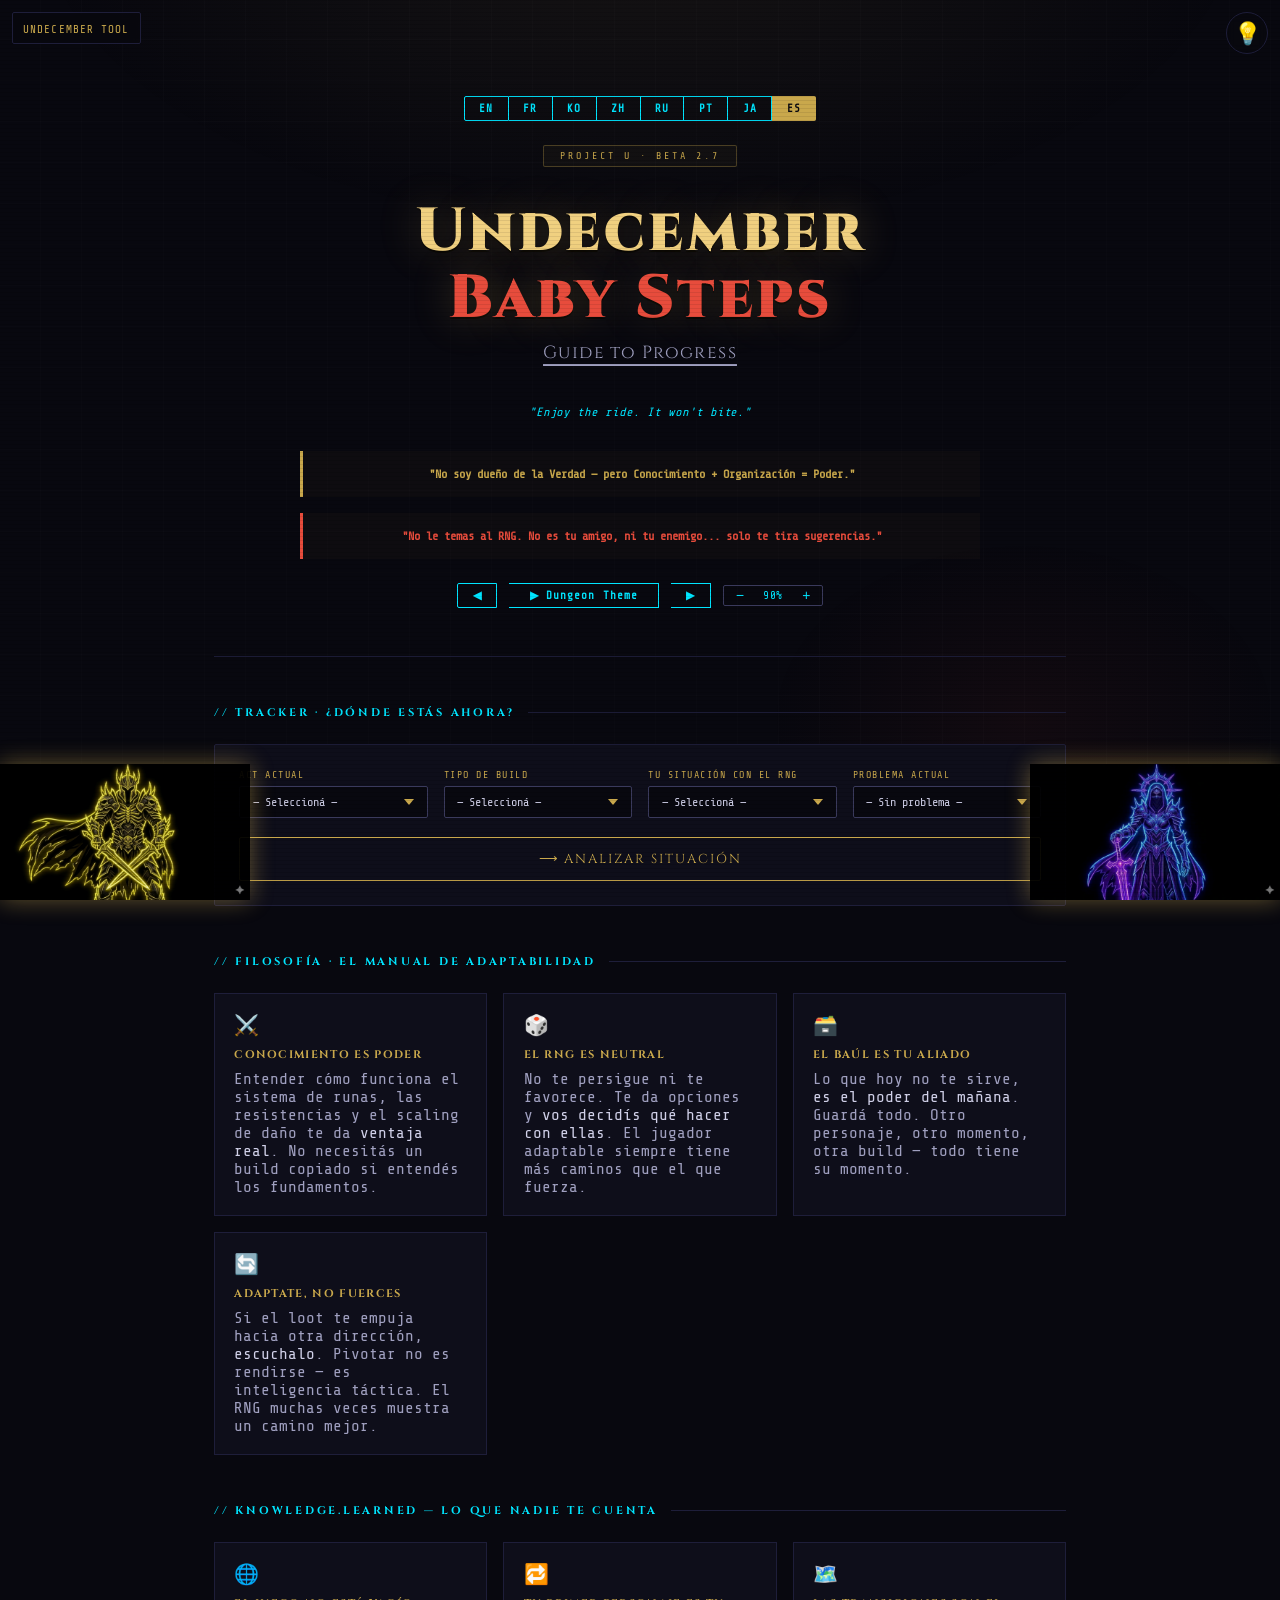
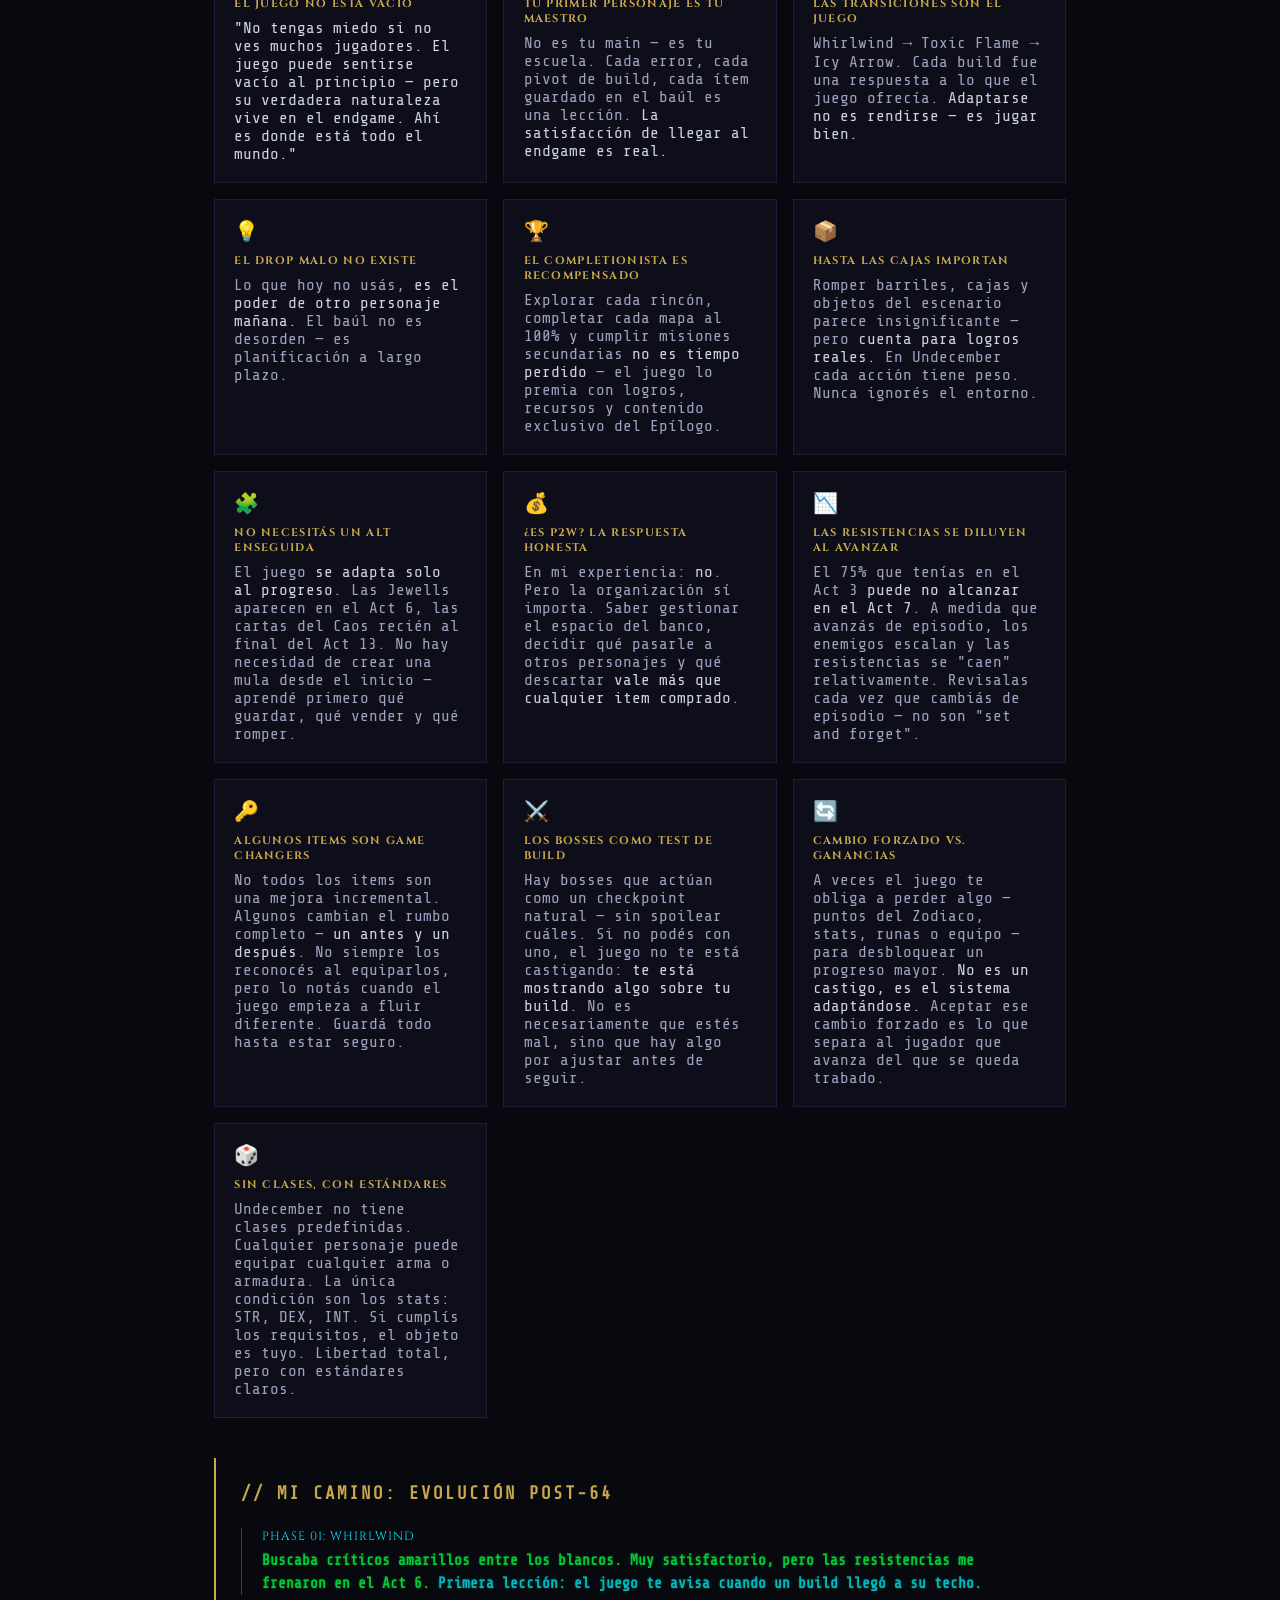
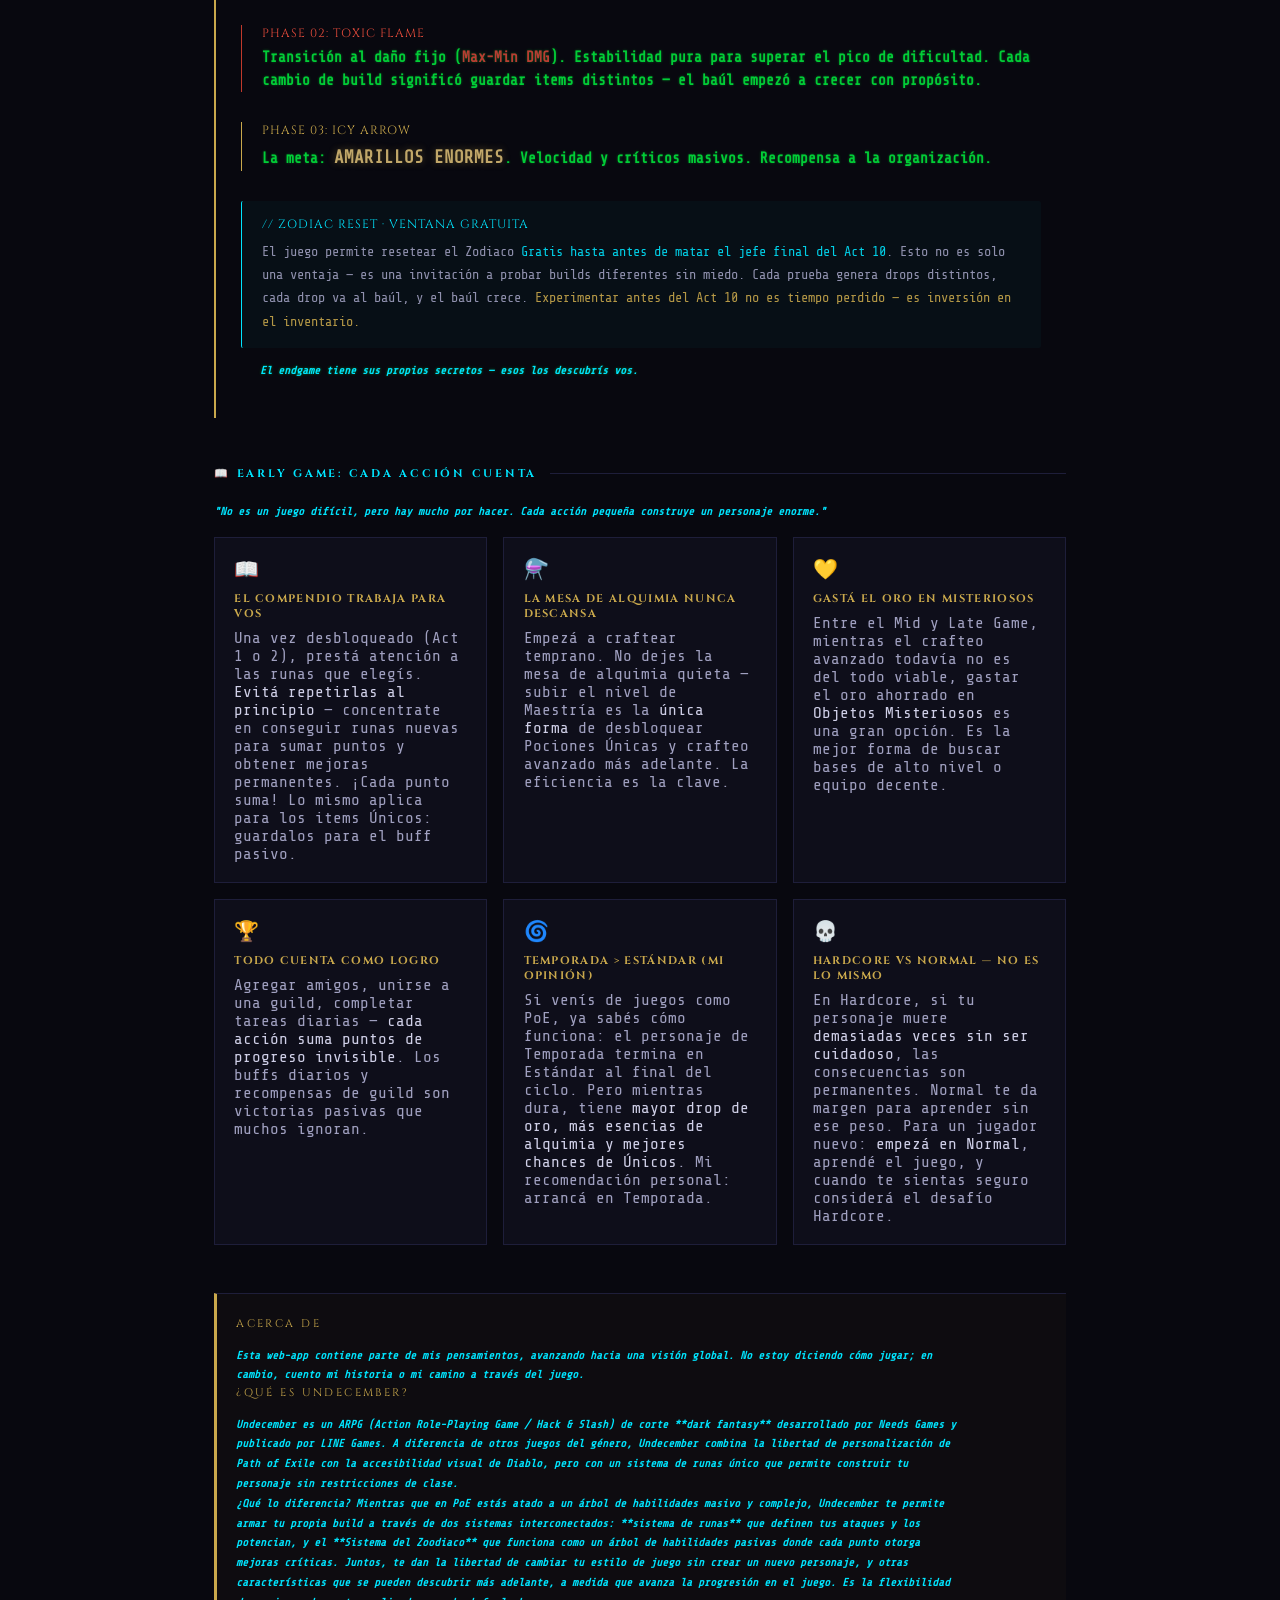
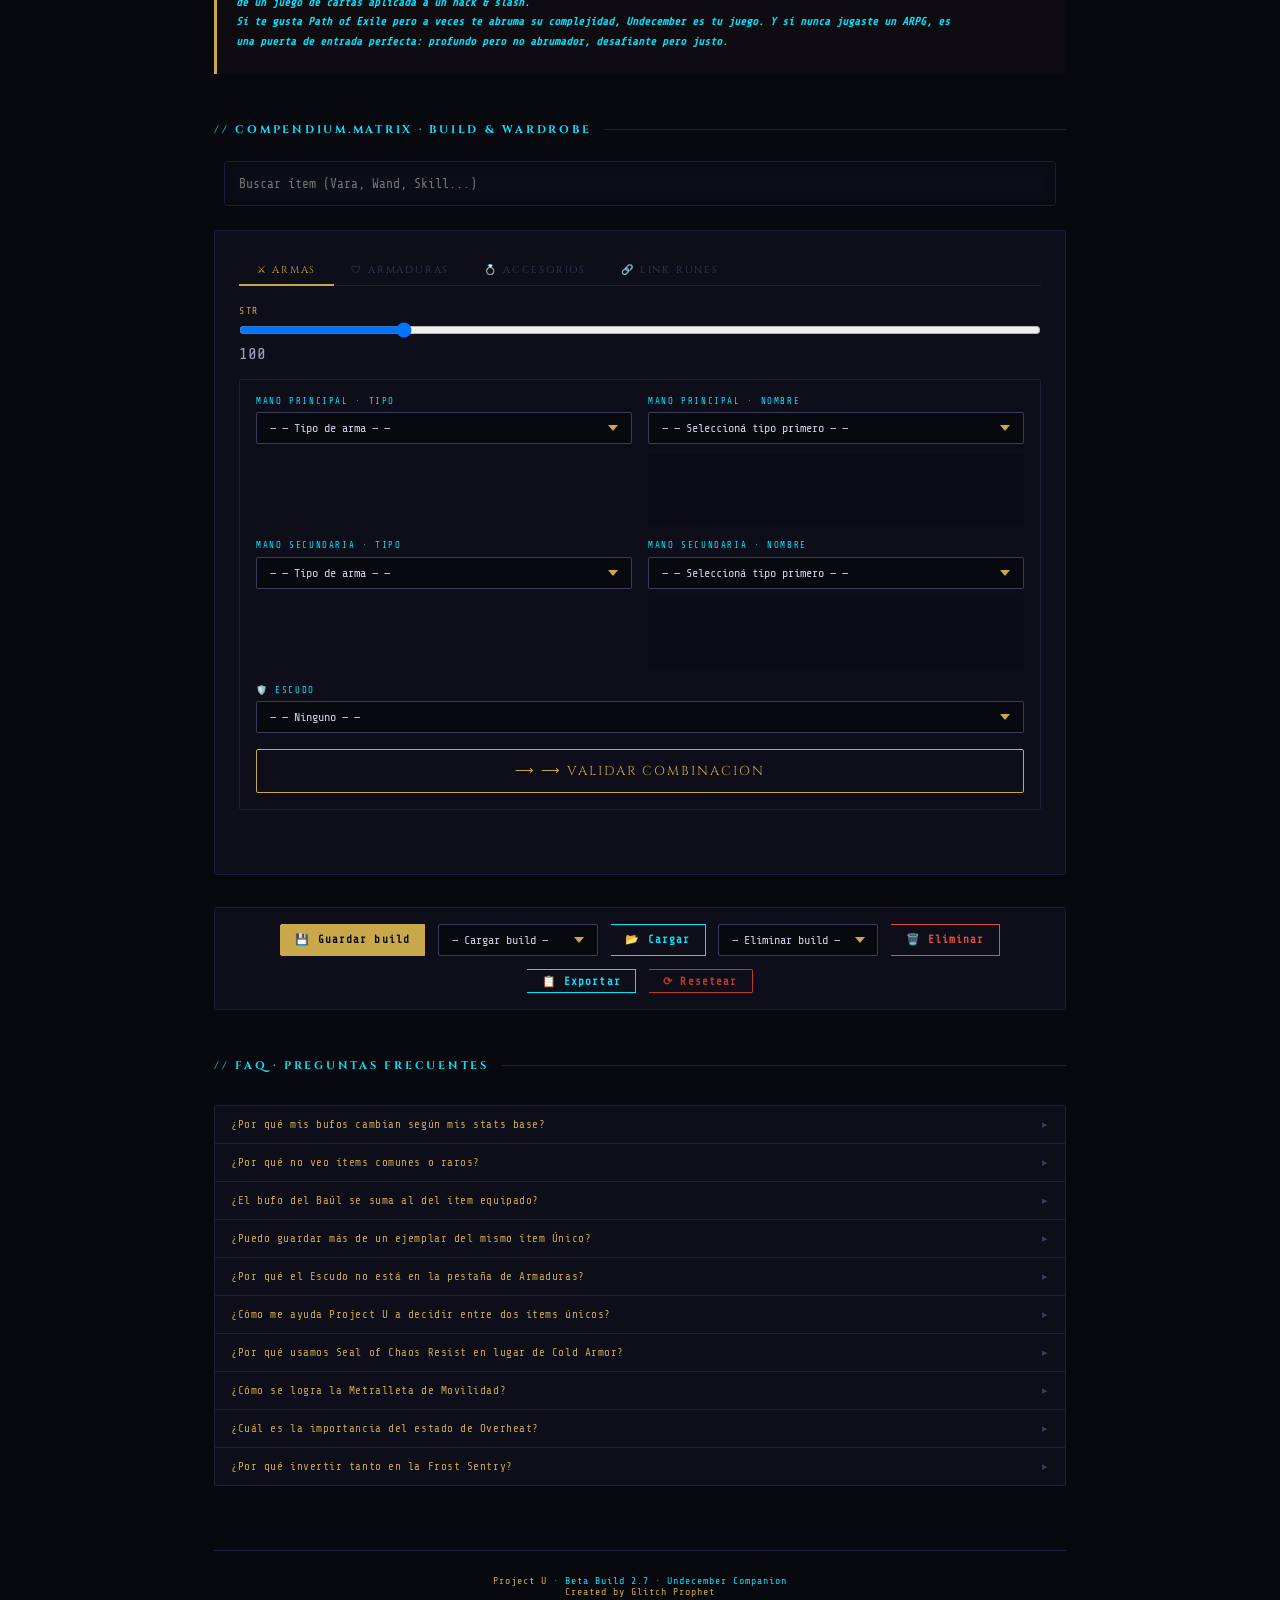
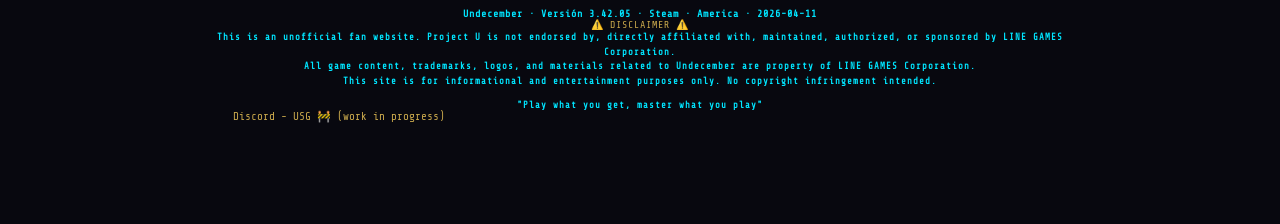
<file: index.html>
<!DOCTYPE html>
<html lang="es">
<head>
<meta charset="UTF-8">
<meta name="viewport" content="width=device-width, initial-scale=1.0">
<title> Project U · Beta 2.7 — Undecember Companion </title>
<link href="https://fonts.googleapis.com/css2?family=Cinzel:wght@400;600;900&family=JetBrains+Mono&family=Noto+Sans+KR:wght@400;500;700&family=Noto+Sans+SC:wght@400;500;700&family=Share+Tech+Mono&display=swap" rel="stylesheet">
<link rel="stylesheet" href="styles.css">
<link href="https://fonts.googleapis.com/css2?family=Noto+Sans+JP:wght@400;500;700&display=swap" rel="stylesheet">
</head>
<body>
  <!-- Floating Neon Warrior Images -->
  <img src="warrior_left.webp" alt="Golden Champion" class="neon-warrior-left">
  <img src="warrior_right.webp" alt="Mystic Warrior" class="neon-warrior-right">

  <!-- Bombilla Theme Toggle -->
  <div class="theme-toggle" id="themeToggle" title="Toggle theme">💡</div>
  <div class="tooltip-bombilla" id="tooltipBombilla">Feeling the web is too dark? Turn the lights ON</div>
  
  <header class="top-brand">
    <a href="#" class="top-brand-link">Undecember Tool</a>
  </header>
<div class="wrap">

  <div class="hero">
<div class="lang-toggle">
  <button type="button" class="lang-btn" data-lang="en">EN</button>
  <button type="button" class="lang-btn" data-lang="fr">FR</button>
  <button type="button" class="lang-btn" data-lang="ko">KO</button>
  <button type="button" class="lang-btn" data-lang="zh">ZH</button>
  <button type="button" class="lang-btn" data-lang="ru">RU</button>
  <button type="button" class="lang-btn" data-lang="pt">PT</button>
  <button type="button" class="lang-btn" data-lang="ja">JA</button>  <!-- ← NUEVO -->
  <button type="button" class="lang-btn active" data-lang="es">ES</button>
    </div>
    <div class="hero-badge">Project U · Beta 2.7</div>
    <h1>Undecember<br><span>Baby Steps</span></h1>
    <div class="hero-sub">Guide to Progress</div>
    
        
    <div style="font-family:'Share Tech Mono',monospace;font-size:12px;color:var(--dim);letter-spacing:.08em;margin-bottom:2rem;font-style:italic">
      "Enjoy the ride. It won't bite."
    </div>
    <div class="frases">
      <div class="frase"><span>"</span><span data-i18n="frase1">I don't own the Truth — but <span>Knowledge + Organization = Power.</span></span><span>"</span></div>
      <div class="frase red"><span>"</span><span data-i18n="frase2">Don't fear the RNG. It's not your friend, nor your enemy... <span>it only throws suggestions.</span></span><span>"</span></div>
    </div>
    <div style="display:flex;justify-content:center;align-items:center;gap:.75rem;margin-top:1.5rem;flex-wrap:wrap;">
      <button type="button" id="prev-track" class="lang-btn" style="min-width:40px;" title="Previous Track">◀</button>
      <button type="button" id="music-btn" class="lang-btn" style="min-width:150px;">▶ PLAY_AMBIENT.sh</button>
      <button type="button" id="next-track" class="lang-btn" style="min-width:40px;" title="Next Track">▶</button>
      <div style="display:flex;align-items:center;gap:.4rem;border:1px solid var(--dim);border-radius:2px;padding:.15rem .4rem;font-family:'Share Tech Mono',monospace;font-size:11px;">
        <button type="button" id="vol-down" style="background:transparent;border:none;color:var(--cyan);cursor:pointer;font-size:14px;padding:0 .3rem;line-height:1;" title="Volume down">−</button>
        <span id="vol-display" style="color:var(--cyan);min-width:36px;text-align:center;letter-spacing:.05em;">30%</span>
        <button type="button" id="vol-up" style="background:transparent;border:none;color:var(--cyan);cursor:pointer;font-size:14px;padding:0 .3rem;line-height:1;" title="Volume up">+</button>
      </div>
    </div>
  </div>

  <div class="section">
    <div class="sec-title" data-i18n="tracker.title">// tracker · ¿dónde estás ahora?</div>
    <div class="tracker-box">
      <div class="tracker-row">
        <div class="tracker-group">
          <label data-i18n="lbl.act">Act actual</label>
          <select class="tracker-select" id="sel-acto">
            <option value="" data-i18n-opt="sel">— Seleccioná —</option>
            <optgroup id="og1" data-i18n-optgroup="og1" label="Episodio 1 — Tutorial (Act 1–5)">
              <option value="1" data-i18n-opt="act.1">Act 1</option><option value="2" data-i18n-opt="act.2">Act 2</option><option value="3" data-i18n-opt="act.3">Act 3</option><option value="4" data-i18n-opt="act.4">Act 4</option><option value="5" data-i18n-opt="act.5">Act 5</option>
            </optgroup>
            <optgroup id="og2" data-i18n-optgroup="og2" label="Episodio 2 — El juego empieza (Act 6–10)">
              <option value="6" data-i18n-opt="act.6">Act 6</option><option value="7" data-i18n-opt="act.7">Act 7</option><option value="8" data-i18n-opt="act.8">Act 8</option><option value="9" data-i18n-opt="act.9">Act 9</option><option value="10" data-i18n-opt="act.10">Act 10</option>
            </optgroup>
            <optgroup id="og3" data-i18n-optgroup="og3" label="Episodio 3 — Endgame (Act 11–13)">
              <option value="11" data-i18n-opt="act.11">Act 11</option><option value="12" data-i18n-opt="act.12">Act 12</option><option value="13" data-i18n-opt="act.13">Act 13</option>
            </optgroup>
            <optgroup id="og4" data-i18n-optgroup="og4" label="Epílogo — Todo desbloqueado">
              <option value="epilogo" data-i18n-opt="epilogo">Epílogo</option>
            </optgroup>
          </select>
        </div>
        <div class="tracker-group">
          <label data-i18n="lbl.build">Tipo de build</label>
          <select class="tracker-select" id="sel-build">
            <option value="" data-i18n-opt="sel">— Seleccioná —</option>
            <option value="fisico" data-i18n-opt="b.fisico">Físico (Guerrero)</option>
            <option value="veneno" data-i18n-opt="b.veneno">Veneno (Poison)</option>
            <option value="elemental" data-i18n-opt="b.elemental">Daño Elemental</option>
            <option value="crit" data-i18n-opt="b.crit">Crítico</option>
            <option value="invocador" data-i18n-opt="b.inv">Invocador</option>
            <option value="nolosé" data-i18n-opt="b.noidea">No sé todavía</option>
          </select>
        </div>
        <div class="tracker-group">
          <label data-i18n="lbl.rng">Tu situación con el RNG</label>
          <select class="tracker-select" id="sel-rng">
            <option value="" data-i18n-opt="sel">— Seleccioná —</option>
            <option value="bien" data-i18n-opt="r.bien">Me está yendo bien</option>
            <option value="mal" data-i18n-opt="r.mal">Me cae lo que no necesito</option>
            <option value="confundido" data-i18n-opt="r.conf">No sé qué hacer con lo que tengo</option>
          </select>
        </div>
        <div class="tracker-group">
          <label data-i18n="lbl.sit">Problema actual</label>
          <select class="tracker-select" id="sel-situacion">
            <option value="" data-i18n-opt="sit.none">— Sin problema —</option>
            <option value="low_dmg" data-i18n-opt="sit.dmg">Bajo daño</option>
            <option value="glass" data-i18n-opt="sit.glass">Muero rápido</option>
            <option value="stuck" data-i18n-opt="sit.stuck">Progreso lento</option>
            <option value="lucky" data-i18n-opt="sit.lucky">Muchos drops buenos</option>
          </select>
        </div>
      </div>
      <button type="button" id="btn-analizar" class="btn-analizar" data-i18n="btn.analyze">⟶ Analizar situación</button>
      <div class="resultado" id="resultado"></div>
    </div>
  </div>

  <div class="section">
    <div class="sec-title" data-i18n="philo.title">// filosofía · el manual de adaptabilidad</div>
    <div class="philo-grid">
      <div class="philo-card"><div class="icon">⚔️</div><h3 data-i18n="p1.h">Conocimiento es poder</h3><p data-i18n="p1.p">Entender cómo funciona el sistema de runas, las resistencias y el scaling de daño te da <em>ventaja real</em>. No necesitás un build copiado si entendés los fundamentos.</p></div>
      <div class="philo-card"><div class="icon">🎲</div><h3 data-i18n="p2.h">El RNG es neutral</h3><p data-i18n="p2.p">No te persigue ni te favorece. Te da opciones y <em>vos decidís qué hacer con ellas</em>. El jugador adaptable siempre tiene más caminos que el que fuerza.</p></div>
      <div class="philo-card"><div class="icon">🗃️</div><h3 data-i18n="p3.h">El Baúl es tu aliado</h3><p data-i18n="p3.p">Lo que hoy no te sirve, <em>es el poder del mañana</em>. Guardá todo. Otro personaje, otro momento, otra build — todo tiene su momento.</p></div>
      <div class="philo-card"><div class="icon">🔄</div><h3 data-i18n="p4.h">Adaptate, no fuerces</h3><p data-i18n="p4.p">Si el loot te empuja hacia otra dirección, <em>escuchalo</em>. Pivotar no es rendirse — es inteligencia táctica. El RNG muchas veces muestra un camino mejor.</p></div>
    </div>
  </div>

  <div class="section">
    <div class="sec-title" data-i18n="kl.title">// knowledge.learned — lo que nadie te cuenta</div>
    <div class="philo-grid">
      <div class="philo-card"><div class="icon">🌐</div><h3 data-i18n="k1.h">El juego no está vacío</h3><p data-i18n="k1.p"><em>"Don't be afraid if you don't see many players around. The game may feel empty at first — but its true nature lives in the endgame. That's where everyone is."</em></p></div>
      <div class="philo-card"><div class="icon">🔁</div><h3 data-i18n="k2.h">Tu primer personaje es tu maestro</h3><p data-i18n="k2.p">No es tu main — es tu escuela. Cada error, cada pivot de build, cada ítem guardado en el baúl es una lección. <em>La satisfacción de llegar al endgame es real.</em></p></div>
      <div class="philo-card"><div class="icon">🗺️</div><h3 data-i18n="k3.h">Las transiciones son el juego</h3><p data-i18n="k3.p">Whirlwind → Toxic Flame → Icy Arrow. Cada build fue una respuesta a lo que el juego ofrecía. <em>Adaptarse no es rendirse — es jugar bien.</em></p></div>
      <div class="philo-card"><div class="icon">💡</div><h3 data-i18n="k4.h">El drop malo no existe</h3><p data-i18n="k4.p">Lo que hoy no usás, <em>es el poder de otro personaje mañana.</em> El baúl no es desorden — es planificación a largo plazo.</p></div>
      <div class="philo-card"><div class="icon">🏆</div><h3 data-i18n="k5.h">El completionista es recompensado</h3><p data-i18n="k5.p">Explorar cada rincón, completar cada mapa al 100% y cumplir misiones secundarias <em>no es tiempo perdido</em> — el juego lo premia con logros, recursos y contenido exclusivo del Epílogo.</p></div>
      <div class="philo-card"><div class="icon">📦</div><h3 data-i18n="k6.h">Hasta las cajas importan</h3><p data-i18n="k6.p">Romper barriles, cajas y objetos del escenario parece insignificante — pero <em>cuenta para logros reales.</em> En Undecember cada acción tiene peso. Nunca ignorés el entorno.</p></div>
      <div class="philo-card"><div class="icon">🧩</div><h3 data-i18n="k7.h">No necesitás un alt enseguida</h3><p data-i18n="k7.p">El juego <em>se adapta solo al progreso</em>. Las Jewells aparecen en el Act 6, las cartas del Caos recién al final del Act 13. No hay necesidad de crear una mula desde el inicio — aprendé primero qué guardar, qué vender y qué romper.</p></div>
      <div class="philo-card"><div class="icon">💰</div><h3 data-i18n="k8.h">¿Es P2W? La respuesta honesta</h3><p data-i18n="k8.p">En mi experiencia: <em>no</em>. Pero la organización sí importa. Saber gestionar el espacio del banco, decidir qué pasarle a otros personajes y qué descartar <em>vale más que cualquier item comprado</em>.</p></div>
      <div class="philo-card"><div class="icon">📉</div><h3 data-i18n="k9.h">Las resistencias se diluyen al avanzar</h3><p data-i18n="k9.p">El 75% que tenías en el Act 3 <em>puede no alcanzar en el Act 7</em>. A medida que avanzás de episodio, los enemigos escalan y las resistencias se "caen" relativamente. Revisalas cada vez que cambiás de episodio — no son "set and forget".</p></div>
      <div class="philo-card"><div class="icon">🔑</div><h3 data-i18n="k10.h">Algunos items son Game Changers</h3><p data-i18n="k10.p">No todos los items son una mejora incremental. Algunos cambian el rumbo completo — <em>un antes y un después</em>. No siempre los reconocés al equiparlos, pero lo notás cuando el juego empieza a fluir diferente. Guardá todo hasta estar seguro.</p></div>
      <div class="philo-card"><div class="icon">⚔️</div><h3 data-i18n="k11.h">Los bosses como test de build</h3><p data-i18n="k11.p">Hay bosses que actúan como un checkpoint natural — sin spoilear cuáles. Si no podés con uno, el juego no te está castigando: <em>te está mostrando algo sobre tu build</em>. No es necesariamente que estés mal, sino que hay algo por ajustar antes de seguir.</p></div>
      <div class="philo-card">
        <div class="icon">🔄</div>
        <h3 data-i18n="k12.h">Cambio forzado vs. Ganancias</h3>
        <p data-i18n="k12.p">A veces el juego te obliga a perder algo — puntos del Zodiaco, stats, runas o equipo — para desbloquear un progreso mayor. <em>No es un castigo, es el sistema adaptándose.</em> Aceptar ese cambio forzado es lo que separa al jugador que avanza del que se queda trabado.</p>
      </div>

      <!-- k13 (nueva) -->
      <div class="philo-card">
        <div class="icon">🎲</div>
        <h3 data-i18n="k13.h">Sin clases, con estándares</h3>
        <p data-i18n="k13.p">Undecember no tiene clases predefinidas. Cualquier personaje puede equipar cualquier arma o armadura. La única condición son los stats: STR, DEX, INT. Si cumplís los requisitos, el objeto es tuyo. Libertad total, pero con estándares claros.</p>
      </div>
    </div>
  </div>
 <section class="card" style="margin-top: 40px; border-left: 2px solid var(--gold); padding: 25px;">
<h2 class="cinzel" style="font-size: 1.1rem; margin-bottom: 25px; color: var(--gold); letter-spacing: 2px;">
  <span data-i18n="path.title">// MI CAMINO: EVOLUCIÓN POST-64</span>
</h2>

<div class="timeline">
  <div class="timeline-item" style="margin-bottom: 30px; padding-left: 20px; border-left: 1px solid var(--dim);">
    <div style="color: var(--cyan); font-size: 0.75rem; letter-spacing: 1px; margin-bottom: 5px; font-family: 'Cinzel';">
      PHASE 01: WHIRLWIND
    </div>
<p style="line-height: 1.6; font-size: 0.9rem; opacity: 0.8;">
  <span data-i18n="path.p1" class="highlight-post-phases">Buscaba críticos amarillos entre los blancos. Muy satisfactorio, pero las resistencias me frenaron en el Act 6. <span style="color:var(--cyan)">Primera lección: el juego te avisa cuando un build llegó a su techo.</span></span>
</p>
  </div>

  <div class="timeline-item" style="margin-bottom: 30px; padding-left: 20px; border-left: 1px solid var(--red);">
    <div style="color: var(--red2); font-size: 0.75rem; letter-spacing: 1px; margin-bottom: 5px; font-family: 'Cinzel';">
      PHASE 02: TOXIC FLAME
    </div>
<p style="line-height: 1.6; font-size: 0.9rem; opacity: 0.8;">
  <span data-i18n="path.p2" class="highlight-post-phases">Transición al daño fijo (<span style="color:var(--red2)">Max-Min DMG</span>). Estabilidad pura para superar el pico de dificultad. Cada cambio de build significó guardar items distintos — el baúl empezó a crecer con propósito.</span>
</p>
  </div>

  <div class="timeline-item" style="margin-bottom: 30px; padding-left: 20px; border-left: 1px solid var(--gold);">
    <div style="color: var(--gold); font-size: 0.75rem; letter-spacing: 1px; margin-bottom: 5px; font-family: 'Cinzel';">
      PHASE 03: ICY ARROW
    </div>
<p style="line-height: 1.6; font-size: 0.9rem; opacity: 0.8;">
  <span data-i18n="path.p3" class="highlight-post-phases">La meta: <span style="color:var(--gold2);font-weight:bold;font-size:1.1rem;text-shadow:0 0 8px rgba(201,168,76,0.5)">AMARILLOS ENORMES</span>. Velocidad y críticos masivos. Recompensa a la organización.</span>
</p>
  </div>

<div class="timeline-item" style="padding-left: 20px; border-left: 1px solid var(--cyan); background: rgba(0,229,255,.03); padding: 15px 20px; border-radius: 2px;">
  <div style="color: var(--cyan); font-size: 0.75rem; letter-spacing: 1px; margin-bottom: 8px; font-family: 'Cinzel';">
    <span data-i18n="path.zodiac.title">// ZODIAC RESET · FREE WINDOW</span>
  </div>
  <p style="line-height: 1.7; font-size: 0.85rem; opacity: 0.9;">
    <span data-i18n="path.zodiac.p">
      El juego permite resetear el Zodiaco <span style="color:var(--cyan)">Gratis hasta antes de matar el jefe final del Act 10</span>. 
      Esto no es solo una ventaja — es una invitación a probar builds diferentes sin miedo. 
      <span style="color:var(--gold)">Experimentar antes del Act 10 no es tiempo perdido — es inversión en el inventario.</span>
    </span>
  </p>
</div>

<div style="grid-column:1/-1;padding:1rem 1.2rem;font-size:11px;font-style:italic;" data-i18n="endgame.secret" class="endgame-secret highlight-post-phases"></div>
</section>

  <!-- EARLY GAME TIPS -->
  <div class="section">
    <div class="sec-title" data-i18n="early.title">// early.game.tips — cada acción suma</div>
    <div style="font-size:11px;margin-bottom:1.2rem;font-style:italic" data-i18n="early.intro">
      "No es un juego difícil, pero hay mucho por hacer. Cada acción pequeña construye un personaje enorme."
    </div>
    <div class="philo-grid">

      <div class="philo-card">
        <div class="icon">📖</div>
        <h3 data-i18n="early.comp.h">El Compendio trabaja para vos</h3>
        <p data-i18n="early.comp.p">Una vez desbloqueado (Act 1 o 2), prestá atención a las runas que elegís. <em>Evitá repetirlas al principio</em> — concentrate en conseguir runas nuevas para sumar puntos y obtener mejoras permanentes. ¡Cada punto suma! Lo mismo aplica para los items Únicos: guardalos para el buff pasivo.</p>
      </div>

      <div class="philo-card">
        <div class="icon">⚗️</div>
        <h3 data-i18n="early.alch.h">La mesa de alquimia nunca descansa</h3>
        <p data-i18n="early.alch.p">Empezá a craftear temprano. No dejes la mesa de alquimia quieta — subir el nivel de Maestría es la <em>única forma</em> de desbloquear Pociones Únicas y crafteo avanzado más adelante. La eficiencia es la clave.</p>
      </div>

      <div class="philo-card">
        <div class="icon">💛</div>
        <h3 data-i18n="early.mys.h">Gastá el oro en Misteriosos</h3>
        <p data-i18n="early.mys.p">Entre el Mid y Late Game, mientras el crafteo avanzado todavía no es del todo viable, gastar el oro ahorrado en <em>Objetos Misteriosos</em> es una gran opción. Es la mejor forma de buscar bases de alto nivel o equipo decente.</p>
      </div>

      <div class="philo-card">
        <div class="icon">🏆</div>
        <h3 data-i18n="early.ach.h">Todo cuenta como logro</h3>
        <p data-i18n="early.ach.p">Agregar amigos, unirse a una guild, completar tareas diarias — <em>cada acción suma puntos de progreso invisible</em>. Los buffs diarios y recompensas de guild son victorias pasivas que muchos ignoran.</p>
      </div>

      <div class="philo-card">
        <div class="icon">🌀</div>
        <h3 data-i18n="early.season.h">Temporada > Estándar (mi opinión)</h3>
        <p data-i18n="early.season.p">Si venís de juegos como PoE, ya sabés cómo funciona: el personaje de Temporada termina en Estándar al final del ciclo. Pero mientras dura, tiene <em>mayor drop de oro, más esencias de alquimia y mejores chances de Únicos</em>. Mi recomendación personal: arrancá en Temporada.</p>
      </div>

      <div class="philo-card">
        <div class="icon">💀</div>
        <h3 data-i18n="early.hard.h">Hardcore vs Normal — no es lo mismo</h3>
        <p data-i18n="early.hard.p">En Hardcore, si tu personaje muere <em>demasiadas veces sin ser cuidadoso</em>, las consecuencias son permanentes. Normal te da margen para aprender sin ese peso. Para un jugador nuevo: <em>empezá en Normal</em>, aprendé el juego, y cuando te sientas seguro considerá el desafío Hardcore.</p>
      </div>

    </div>
  </div>

<section id="about" class="about">
  <div class="about-title" data-i18n="about.title">About</div>
  <p class="about-text" data-i18n="about.text">
    This web-app has part of my thoughts, moving into a global vision. I'm not telling how to play; instead of it, I'm telling my story or my way through the game.
  </p>
  
  <div class="about-divider"></div>
  <div class="about-title" data-i18n="what.title">¿Qué es Undecember?</div>
  <p class="about-text" data-i18n="what.description"></p>
  <p class="about-text" data-i18n="what.difference"></p>
  <p class="about-text" data-i18n="what.reference"></p>
</section>


  <!-- COMPENDIUM MATRIX -->
<div class="section" style="margin-top:3rem">
    <div class="sec-title">// compendium.matrix · build & wardrobe</div>

    <div class="search-wrapper" style="margin: 0 10px 1.5rem 10px;">
        <input type="text" id="compendium-search" 
               data-i18n-placeholder="ui.search.placeholder" 
               placeholder="Buscar ítem (Vara, Wand, Skill...)" 
               style="width:100%; padding:14px; background:rgba(15,15,25,0.9); border:1px solid var(--border); border-radius:4px; color:var(--gold); font-family:'Share Tech Mono', monospace; font-size:13px; outline:none; box-sizing:border-box; box-shadow: inset 0 0 10px rgba(0,0,0,0.5);"
               autocomplete="off">
    </div>

    <div class="tracker-box">

      <div class="comp-tabs">
        <button class="comp-tab active"    onclick="compTab('armas',this)">⚔ Armas</button>
        <button class="comp-tab tab-armor" onclick="compTab('armaduras',this)">🛡 Armaduras</button>
        <button class="comp-tab tab-acc"   onclick="compTab('accesorios',this)">💍 Accesorios</button>
        <button class="comp-tab tab-runes" onclick="compTab('runas',this)">🔗 Link Runes</button>
      </div>

      <div class="comp-pane active" id="pane-armas">
        <div class="tracker-group" style="margin-bottom:1rem;">
          <label data-i18n="stats.str">STR</label>
          <input type="range" id="stat-str" min="0" max="500" value="100" oninput="updateConditionals()">
          <span id="val-str">100</span>
        </div>
        <div class="gear-grid" id="grid-armas"></div>
      </div>

      <div class="comp-pane" id="pane-armaduras">
        <div class="gear-grid" id="grid-armaduras"></div>
        
        <div class="tracker-row" id="stats-tracker" style="margin-top:1rem; padding:1rem; background:var(--bg2); border:1px solid var(--border); border-radius:2px;">
          <div class="tracker-group">
            <label data-i18n="stats.str" style="font-size:9px; letter-spacing:.15em; color:var(--red2);">STR</label>
            <input type="range" id="stat-str-armor" min="0" max="500" value="100" style="width:100%;" oninput="updateConditionals()">
            <span id="val-str-armor" style="font-size:11px; color:var(--red2);">100</span>
          </div>
          <div class="tracker-group">
            <label data-i18n="stats.dex" style="font-size:9px; letter-spacing:.15em; color:var(--cyan);">DEX</label>
            <input type="range" id="stat-dex" min="0" max="500" value="100" style="width:100%;" oninput="updateConditionals()">
            <span id="val-dex" style="font-size:11px; color:var(--cyan);">100</span>
          </div>
          <div class="tracker-group">
            <label data-i18n="stats.int" style="font-size:9px; letter-spacing:.15em; color:var(--gold);">INT</label>
            <input type="range" id="stat-int" min="0" max="500" value="100" style="width:100%;" oninput="updateConditionals()">
            <span id="val-int" style="font-size:11px; color:var(--gold);">100</span>
          </div>
          <div class="tracker-group">
            <label data-i18n="stats.hpfull" style="font-size:9px; letter-spacing:.15em;">HP Full</label>
            <input type="checkbox" id="stat-hpfull" onchange="updateConditionals()">
            <span id="val-hpfull" style="font-size:11px">No</span>
          </div>
        </div>
        
        <div class="wardrobe-summary" id="ws-armor">
          <div class="ws-title" data-i18n="wardrobe.active">// bufos de armario activos</div>
          <div id="ws-armor-body"></div>
        </div>
      </div>

      <div class="comp-pane" id="pane-accesorios">
        <div class="gear-grid" id="grid-accesorios"></div>
        <div class="wardrobe-summary" id="ws-acc">
          <div class="ws-title" data-i18n="wardrobe.active">// bufos de armario activos</div>
          <div id="ws-acc-body"></div>
        </div>
      </div>
      <!-- TAB: LINK RUNES -->
      <div class="comp-pane" id="pane-runas">
        <!-- Color legend -->
        <div class="rune-color-legend">
          <div class="rune-color-badge"><div class="rune-dot red"></div><span style="color:#e74c3c">🔴 <span data-i18n="runes.red.label">Rojo (STR)</span></span></div>
          <div class="rune-color-badge"><div class="rune-dot green"></div><span style="color:#2ecc71">🟢 <span data-i18n="runes.green.label">Verde (AGI)</span></span></div>
          <div class="rune-color-badge"><div class="rune-dot blue"></div><span style="color:#3498db">🔵 <span data-i18n="runes.blue.label">Azul (INT)</span></span></div>
          <div class="rune-color-badge"><div class="rune-dot white"></div><span style="color:var(--light)">⚪ <span data-i18n="runes.white.label">Blanco (Universal)</span></span></div>
        </div>

        <!-- Color table -->
        <table class="rune-color-table">
          <thead>
            <tr>
              <th data-i18n="runes.table.color">Color</th>
              <th data-i18n="runes.table.attr">Atributo</th>
              <th data-i18n="runes.table.focus">Enfoque</th>
            </tr>
          </thead>
          <tbody>
            <tr><td>🔴 <span data-i18n="runes.red.name">Rojo</span></td><td data-i18n="runes.red.attr">Fuerza (STR)</td><td data-i18n="runes.red.focus">Supervivencia · Físico</td></tr>
            <tr><td>🟢 <span data-i18n="runes.green.name">Verde</span></td><td data-i18n="runes.green.attr">Agilidad (AGI)</td><td data-i18n="runes.green.focus">Velocidad · Destreza</td></tr>
            <tr><td>🔵 <span data-i18n="runes.blue.name">Azul</span></td><td data-i18n="runes.blue.attr">Inteligencia (INT)</td><td data-i18n="runes.blue.focus">Magia · Utilidad</td></tr>
            <tr><td>⚪ <span data-i18n="runes.white.name">Blanco</span></td><td data-i18n="runes.white.attr">Universal</td><td data-i18n="runes.white.focus">Enlace Libre</td></tr>
          </tbody>
        </table>

        <!-- Skill Runes -->
        <div class="sec-title" style="margin-bottom:1rem;margin-top:.5rem" data-i18n="runes.skill.title">// skill runes · build actual</div>
        <div id="skill-runes-container"></div>

        <!-- Link Runes -->
        <div class="sec-title" style="margin-bottom:.8rem;margin-top:1.5rem" data-i18n="runes.link.title">// link runes · modificadores equipados</div>
        <div class="link-rune-grid" id="link-runes-container"></div>

        <!-- Reference link -->
        <div class="runes-ref-link">
          <span data-i18n="runes.ref.text">¿Dudas? Consultá la librería completa →</span>
          <a href="https://undecember.thein.ru/en/runes/" target="_blank" rel="noopener">undecember.thein.ru/en/runes/</a>
        </div>
      </div>

    </div>
  </div>

  <!-- WM RESULT PANEL -->
  <div id="wm-result" style="display:none;position:fixed;bottom:1.5rem;left:50%;transform:translateX(-50%);width:min(680px,92vw);background:rgba(8,8,15,.85);backdrop-filter:blur(10px);-webkit-backdrop-filter:blur(10px);border:1px solid var(--border);border-radius:4px;padding:1.2rem 1.4rem;z-index:9000;font-size:11px;box-shadow:0 0 40px rgba(0,0,0,.7);">
    <div style="display:flex;justify-content:space-between;align-items:center;margin-bottom:.9rem;border-bottom:1px solid var(--border);padding-bottom:.6rem">
      <span style="font-family:Cinzel,serif;font-size:11px;letter-spacing:.18em;color:var(--gold);">// WEAPON MATRIX · RESULTADO</span>
      <button onclick="document.getElementById('wm-result').style.display='none'" style="background:transparent;border:none;cursor:pointer;font-size:18px;line-height:1;padding:0 .3rem">✕</button>
    </div>
    <div id="wm-result-body"></div>
  </div>

  <!-- BUILD TOOLBAR -->
  <div class="build-toolbar">
    <button type="button" class="lang-btn" id="save-build-btn" style="background:var(--gold);color:var(--bg);border-color:var(--gold);"><span data-i18n="toolbar.save">💾 Guardar build</span></button>
    <select id="builds-dropdown" class="tracker-select" style="min-width:160px;"><option value="" data-i18n-opt="toolbar.load.ph">— Cargar build —</option></select>
    <button type="button" class="lang-btn" id="load-build-btn"><span data-i18n="toolbar.load">📂 Cargar</span></button>
    <select id="delete-build-select" class="tracker-select" style="min-width:160px;"><option value="" data-i18n-opt="toolbar.del.ph">— Eliminar build —</option></select>
    <button type="button" class="lang-btn" id="delete-build-btn" style="border-color:var(--red2);color:var(--red2);"><span data-i18n="toolbar.del">🗑️ Eliminar</span></button>
    <button type="button" class="lang-btn" id="export-build-btn" style="border-color:var(--cyan);color:var(--cyan);"><span data-i18n="toolbar.export">📋 Exportar</span></button>
    <button type="button" class="lang-btn" id="reset-all-btn" style="border-color:var(--red);color:var(--red);"><span data-i18n="toolbar.reset">⟳ Resetear</span></button>
  </div>

  <!-- FAQ SECTION -->
  <div class="section">
    <div class="sec-title" data-i18n="faq.title">// faq · preguntas frecuentes</div>
    <div class="faq-container">
      <div class="faq-item">
        <button class="faq-question" data-i18n="faq.q1">¿Por qué mis bufos cambian según mis stats base?</button>
        <div class="faq-answer" data-i18n="faq.a1">Project U no es una base de datos estática. Usa <strong>Condicionales de Atributo Comparado</strong>. Si tu Energía supera a tu Fuerza, tu Barrera escala un 10% extra. Las stats no existen en el vacío — el portal refleja la realidad del juego.</div>
      </div>
      <div class="faq-item">
        <button class="faq-question" data-i18n="faq.q2">¿Por qué no veo ítems comunes o raros?</button>
        <div class="faq-answer" data-i18n="faq.a2">Project U está diseñado para el <strong>Theorycrafting de alto nivel</strong>. Los ítems <em>Únicos</em> son los que definen una build. Los ítems genéricos se agregarán en futuras actualizaciones del Compendio.</div>
      </div>
      <div class="faq-item">
        <button class="faq-question" data-i18n="faq.q3">¿El bufo del Baúl se suma al del ítem equipado?</button>
        <div class="faq-answer" data-i18n="faq.a3">Sí. El sistema detecta si el ítem está <strong>Guardado en el Baúl (✦)</strong> y activa el beneficio pasivo de colección, independientemente de lo que tengas equipado en el slot activo.</div>
      </div>
      <div class="faq-item">
        <button class="faq-question" data-i18n="faq.q4">¿Puedo guardar más de un ejemplar del mismo ítem Único?</button>
        <div class="faq-answer" data-i18n="faq.a4">No. Project U sigue la regla de <strong>Ejemplar Único</strong>. El Compendio registra la obtención del objeto una sola vez. Una vez que un ítem está en Gris, su beneficio de colección queda permanente en tu Wardrobe.</div>
      </div>
      <div class="faq-item">
        <button class="faq-question" data-i18n="faq.q5">¿Por qué el Escudo no está en la pestaña de Armaduras?</button>
        <div class="faq-answer" data-i18n="faq.a5">En Project U seguimos la lógica de combate real: el <strong>Escudo es una pieza de mano secundaria</strong>. Esto permite validar correctamente si tu build es compatible con armas de dos manos o si preferís la defensa adicional del escudo.</div>
      </div>
      <div class="faq-item">
        <button class="faq-question" data-i18n="faq.q6">¿Cómo me ayuda Project U a decidir entre dos ítems únicos?</button>
        <div class="faq-answer" data-i18n="faq.a6">Gracias al sistema de <strong>Condicionales de Atributo Comparado</strong>, no solo verás números. El portal te advertirá si un cambio de equipo rompe una sinergia de stats. La decisión final es tuya, pero los datos estarán de tu lado.</div>
      </div>
      <div class="faq-item">
        <button class="faq-question" data-i18n="faq.q7">¿Por qué usamos Seal of Chaos Resist en lugar de Cold Armor?</button>
        <div class="faq-answer" data-i18n="faq.a7">Aunque somos una build de Agilidad (Verde), el Seal of Chaos Resist (Azul) es innegociable. <strong>La armadura física no sirve contra el daño de Caos.</strong> Sacrificamos defensa física plana por supervivencia pura — el daño de Caos es el que suele one-shotear a los arqueros en mapas altos.</div>
      </div>
      <div class="faq-item">
        <button class="faq-question" data-i18n="faq.q8">¿Cómo se logra la "Metralleta de Movilidad"?</button>
        <div class="faq-answer" data-i18n="faq.a8">El secreto es <strong>Roll + Use Count</strong>. Al equipar Use Count, el contador de cargas sube a 3. Podés reposicionarte tres veces seguidas antes del cooldown global. En peleas de jefes con áreas grandes, esto es lo que te mantiene vivo.</div>
      </div>
      <div class="faq-item">
        <button class="faq-question" data-i18n="faq.q9">¿Cuál es la importancia del estado de Overheat?</button>
        <div class="faq-answer" data-i18n="faq.a9">La Icy Arrow genera Overheat, y lo aprovechamos con <strong>Heat Cycle</strong>. Cuando llegamos a High Temperature (&gt;40% de Overheat), recibimos <em>+126.9% de Critical Rate</em>. No disparamos por disparar — mantenemos el ritmo para estar siempre en el pico de críticos.</div>
      </div>
      <div class="faq-item">
        <button class="faq-question" data-i18n="faq.q10">¿Por qué invertir tanto en la Frost Sentry?</button>
        <div class="faq-answer" data-i18n="faq.a10">La torreta no es solo daño extra — es escalado, control y distracción. Con <strong>Life Imbued</strong> la vida de la torreta se convierte en daño (+1% por cada 2500 HP). Con <strong>Precise Sentry</strong> congela enemigos para que los remateemos con Icy Arrow. <em>A ninguna runa la veo como secundaria — todas cumplen un rol.</em></div>
      </div>
    </div>
  </div>

<div class="footer">
  <span>Project U</span> · Beta Build 2.7 · Undecember Companion<br>
  <span>Created by Glitch Prophet</span><br><br>

  <!-- VERSIÓN DEL JUEGO (info técnica) -->
  <div class="footer-version-info">
    <span class="footer-version-text">Undecember · Versión 3.42.05 · Steam · America · 2026-04-11</span>
  </div>

  <span style="color:var(--gold);">⚠️ DISCLAIMER ⚠️</span><br>
  <span style="font-size:9px;line-height:1.6;">
    This is an unofficial fan website. Project U is not endorsed by, directly affiliated with, maintained, authorized, or sponsored by LINE GAMES Corporation.<br>
    All game content, trademarks, logos, and materials related to Undecember are property of LINE GAMES Corporation.<br>
    This site is for informational and entertainment purposes only. No copyright infringement intended.
   </span><br><br>

   <span style="font-size:9px;">
    "Play what you get, master what you play"
   </span>
   </div>
   <div class="footer-discord">
   <a href="https://discord.gg/sC84Vv8F" target="_blank" rel="noopener noreferrer" id="discord-link" class="discord-link" style="color: var(--gold); text-decoration: none; font-size: 11px; display: inline-flex; align-items: center; gap: 5px;">
   <svg xmlns="http://www.w3.org/2000/svg" width="14" height="14" viewBox="0 0 24 24" fill="currentColor" style="color: #5865F2;">
    <path d="..."/>
   </svg>
   Discord - USG 🚧 (work in progress)
   </a>
  </div>

<!-- 1. Datos (no dependen de nadie) -->
<script src="matrix_runes_assets.js"></script>
<script src="matrix_compendium.js"></script>
<script src="matrix_compendium_assets.js"></script>
<script src="matrix_runes.js"></script>

<!-- 2. Traducciones -->
<script src="lang.js"></script>

<!-- 3. Lógica principal -->
<script src="tracker.js"></script>

<!-- 4. UI del Compendium (depende de COMPENDIUM) -->
<script src="ui_compendium.js"></script>

<!-- 5. Features -->
<script src="build-saver.js"></script>
<script src="rune-builder.js"></script>
<script src="faq.js"></script>
<script src="theme.js"></script>
<script src="shield.js"></script>

<!-- 6. Audio -->
<script src="audio.js"></script>

<!-- 7. Inicialización -->
<script src="main.js"></script>

</body>
</html>
</file>
<file: styles.css>
/* Project U · Beta 2.0 — styles.css */

:lang(ko), :lang(ja), :lang(zh) { font-family: 'Noto Sans KR', 'Noto Sans SC', 'JetBrains Mono', monospace; }
*,*::before,*::after{box-sizing:border-box;margin:0;padding:0}
:root{--bg:#08080f;--bg2:#0e0e1a;--gold:#c9a84c;--gold2:#f0d080;--red:#c0392b;--red2:#e74c3c;--cyan:#00e5ff;--dim:#3a3a5c;--text:#a0a0c0;--light:#d0d0e8;--border:#1e1e3a}
html,body{min-height:100%;background:var(--bg);color:var(--text);font-family:'Share Tech Mono',monospace;overflow-x:hidden}
body::before{content:'';position:fixed;inset:0;background:radial-gradient(ellipse 80% 60% at 50% -10%,rgba(201,168,76,.08) 0%,transparent 60%),radial-gradient(ellipse 40% 40% at 80% 80%,rgba(192,57,43,.06) 0%,transparent 50%),repeating-linear-gradient(0deg,transparent,transparent 40px,rgba(255,255,255,.012) 40px,rgba(255,255,255,.012) 41px),repeating-linear-gradient(90deg,transparent,transparent 40px,rgba(255,255,255,.012) 40px,rgba(255,255,255,.012) 41px);pointer-events:none;z-index:0}
body::after{content:'';position:fixed;inset:0;background:repeating-linear-gradient(0deg,transparent,transparent 3px,rgba(0,0,0,.08) 3px,rgba(0,0,0,.08) 4px);pointer-events:none;z-index:1000}
.wrap{max-width:900px;margin:0 auto;padding:2rem 1.5rem 6rem;position:relative;z-index:1}
.hero{text-align:center;padding:4rem 0 3rem;border-bottom:1px solid var(--border)}
.hero-badge{display:inline-block;font-size:10px;letter-spacing:.3em;color:var(--gold);border:1px solid rgba(201,168,76,.3);padding:.3rem 1rem;border-radius:2px;margin-bottom:2rem;text-transform:uppercase;background:rgba(201,168,76,.04)}
.hero h1{font-family:'Cinzel',serif;font-size:clamp(2rem,6vw,3.8rem);font-weight:900;color:var(--gold2);line-height:1.1;text-shadow:0 0 40px rgba(201,168,76,.3),0 2px 0 rgba(0,0,0,.8);margin-bottom:.5rem;letter-spacing:.05em}
.hero h1 span{color:var(--red2)}
.hero-sub{font-family:'Cinzel',serif;font-size:clamp(.85rem,2vw,1.1rem);color:var(--text);letter-spacing:.08em;margin-bottom:2.5rem}
.lang-toggle{display:flex;justify-content:center;gap:0;margin-bottom:1.5rem}
.lang-btn{padding:.3rem .9rem;font-family:'Share Tech Mono',monospace;font-size:11px;letter-spacing:.1em;cursor:pointer;background:transparent;border:1px solid var(--dim);color:var(--dim);transition:all .1s;border-left:none}
.lang-btn:first-child{border-radius:2px 0 0 2px;border-left:1px solid var(--dim)}
.lang-btn:last-child{border-radius:0 2px 2px 0}
.lang-btn.active{background:var(--gold);border-color:var(--gold);color:var(--bg)}
.frases{display:flex;flex-direction:column;gap:1rem;max-width:680px;margin:0 auto}
.frase{border-left:3px solid var(--gold);padding:.8rem 1.2rem;background:rgba(201,168,76,.03);font-size:12px;color:var(--light);line-height:1.7;font-style:italic}
.frase span{color:var(--gold);font-style:normal;font-weight:600}
.frase.red{border-left-color:var(--red2)}
.frase.red span{color:var(--red2)}
.section{margin-top:3rem}
.sec-title{font-family:'Cinzel',serif;font-size:11px;letter-spacing:.25em;color:var(--gold);text-transform:uppercase;margin-bottom:1.5rem;display:flex;align-items:center;gap:.8rem}
.sec-title::after{content:'';flex:1;height:1px;background:var(--border)}
.tracker-box{border:1px solid var(--border);background:var(--bg2);padding:1.5rem;border-radius:2px}
.tracker-row{display:flex;gap:1rem;flex-wrap:wrap;margin-bottom:1.2rem}
.tracker-group{display:flex;flex-direction:column;gap:.4rem;flex:1;min-width:160px}
.tracker-group label{font-size:10px;letter-spacing:.15em;color:var(--gold);text-transform:uppercase}
.tracker-select{background:var(--bg);border:1px solid var(--dim);color:var(--light);font-family:'Share Tech Mono',monospace;font-size:12px;padding:.5rem .8rem;border-radius:2px;cursor:pointer;transition:border-color .15s;appearance:none;background-image:url("data:image/svg+xml,%3Csvg xmlns='http://www.w3.org/2000/svg' width='10' height='6'%3E%3Cpath d='M0 0l5 6 5-6z' fill='%23c9a84c'/%3E%3C/svg%3E");background-repeat:no-repeat;background-position:right .8rem center;padding-right:2rem}
.tracker-select:focus{outline:none;border-color:var(--gold)}
.btn-analizar{width:100%;padding:.75rem;background:transparent;border:1px solid var(--gold);color:var(--gold);font-family:'Cinzel',serif;font-size:13px;letter-spacing:.15em;cursor:pointer;transition:all .15s;border-radius:2px;text-transform:uppercase}
.btn-analizar:hover{background:rgba(201,168,76,.08);color:var(--gold2)}
.resultado{margin-top:1.2rem;border:1px solid var(--border);padding:1.2rem;display:none;animation:fadeIn .2s forwards}
.resultado.show{display:block}
@keyframes fadeIn{from{opacity:0;transform:translateY(4px)}to{opacity:1;transform:translateY(0)}}
.res-title{font-family:'Cinzel',serif;font-size:12px;letter-spacing:.15em;color:var(--gold2);margin-bottom:1rem;padding-bottom:.6rem;border-bottom:1px solid var(--border)}
.res-item{display:flex;gap:.6rem;margin-bottom:.5rem;font-size:11px;line-height:1.7}
.res-icon{color:var(--gold);flex-shrink:0}
.res-icon.red{color:var(--red2)}
.res-icon.cyan{color:var(--cyan)}
.rng-nota{margin-top:1rem;padding:.8rem;border-left:2px solid var(--red2);background:rgba(192,57,43,.05);font-size:11px;color:var(--text);line-height:1.7;font-style:italic}
.rng-nota strong{color:var(--red2);font-style:normal}
.philo-grid{display:grid;grid-template-columns:repeat(auto-fit,minmax(240px,1fr));gap:1rem}
.philo-card{border:1px solid var(--border);padding:1.2rem;background:var(--bg2);transition:border-color .15s}
.philo-card:hover{border-color:var(--dim)}
.philo-card .icon{font-size:20px;margin-bottom:.6rem}
.philo-card h3{font-family:'Cinzel',serif;font-size:11px;letter-spacing:.12em;color:var(--gold);text-transform:uppercase;margin-bottom:.5rem}
.philo-card p em{color:var(--light);font-style:normal}
.footer{margin-top:4rem;padding-top:1.5rem;border-top:1px solid var(--border);text-align:center;font-size:10px;color:var(--dim);letter-spacing:.1em}
.footer span{color:var(--gold)}

/* Floating Neon Images - Base */
.neon-warrior-left,
.neon-warrior-right {
  position: fixed;
  bottom: 0;
  width: 250px;
  z-index: 10;
  pointer-events: none;  /* No interfieren con clicks */
  transition: filter 0.3s ease, opacity 0.3s ease;
}

.neon-warrior-left {
  left: 0;
}

.neon-warrior-right {
  right: 0;
}

/* MODO OSCURO (default) */
.neon-warrior-left,
.neon-warrior-right {
  filter: drop-shadow(0 0 12px rgba(201, 168, 76, 0.5));
  opacity: 0.95;
}

/* MODO CLARO */
body.light-mode .neon-warrior-left,
body.light-mode .neon-warrior-right {
  filter: drop-shadow(0 0 8px rgba(0, 0, 0, 0.25));
  opacity: 0.7;
}

/* Responsive para celular */
@media (max-width: 768px) {
  .neon-warrior-left,
  .neon-warrior-right {
    width: 150px;
    opacity: 0.6;
  }
  
  body.light-mode .neon-warrior-left,
  body.light-mode .neon-warrior-right {
    opacity: 0.4;
  }
}


.top-brand{position:fixed;top:12px;left:12px;z-index:20000;background:rgba(8,8,15,.65);border:1px solid var(--border);backdrop-filter:blur(6px);padding:6px 10px;border-radius:2px}
.top-brand-link{text-decoration:none;font-family:'Share Tech Mono',monospace;color:var(--gold);font-size:11px;letter-spacing:.1em;text-transform:uppercase}

.about{margin-top:3rem;padding:1.4rem 1.2rem;border-left:3px solid var(--gold);border-top:1px solid var(--border);background:rgba(201,168,76,.03)}
.about-title{font-family:'Cinzel',serif;font-size:11px;letter-spacing:.22em;color:var(--gold);text-transform:uppercase;margin-bottom:.9rem}
.about-text{font-size:11px;color:var(--text);line-height:1.8;max-width:720px;font-style:italic}

@media(max-width:560px){.wrap{padding:1.5rem 1rem 5rem}.hero{padding:2.5rem 0 2rem}.tracker-row{flex-direction:column}.top-brand{top:8px;left:8px;padding:5px 8px}.about{margin-top:2.2rem;padding:1.2rem .9rem}}

/* ── UNIQUE ITEMS ───────────────────────────────────────────── */
.unique-card {
  border: 1px solid rgba(201,168,76,.45);
  background: linear-gradient(135deg, rgba(201,168,76,.04) 0%, rgba(8,8,15,0) 60%);
  border-radius: 2px;
  padding: 1rem 1.1rem;
  margin-top: .8rem;
  position: relative;
  overflow: hidden;
}
.unique-card::before {
  content: '';
  position: absolute;
  top: 0; left: 0; right: 0;
  height: 1px;
  background: linear-gradient(90deg, transparent, rgba(201,168,76,.6), transparent);
}
.unique-card-header {
  display: flex;
  align-items: center;
  gap: .6rem;
  margin-bottom: .6rem;
}
.unique-badge {
  font-size: 9px;
  letter-spacing: .18em;
  color: var(--bg);
  background: var(--gold);
  padding: 2px 8px;
  border-radius: 2px;
  text-transform: uppercase;
  font-weight: 700;
  flex-shrink: 0;
}
.unique-name {
  font-family: 'Cinzel', serif;
  font-size: 13px;
  font-weight: 600;
  color: var(--gold2);
  letter-spacing: .05em;
}
.item-lore {
  border-top: 1px solid rgba(201,168,76,.15);
  margin-top: .7rem;
  padding-top: .7rem;
}
.item-lore-flavor {
  font-family: 'Cinzel', serif;
  font-size: 10px;
  font-style: italic;
  color: rgba(201,168,76,.6);
  line-height: 1.8;
  margin-bottom: .65rem;
  letter-spacing: .02em;
}
.item-lore-passive {
  font-size: 11px;
  color: var(--cyan);
  line-height: 1.7;
  display: flex;
  gap: .5rem;
  align-items: flex-start;
}
.item-lore-passive::before {
  content: '◈';
  flex-shrink: 0;
  color: var(--cyan);
  font-size: 10px;
  margin-top: 2px;
}
.item-req {
  display: flex;
  gap: .5rem;
  flex-wrap: wrap;
  margin-top: .55rem;
}
.item-req-pill {
  font-size: 10px;
  padding: 2px 9px;
  border-radius: 2px;
  border: 1px solid;
}
.item-req-pill.str { color: #e74c3c; border-color: rgba(231,76,60,.35); background: rgba(231,76,60,.07); }
.item-req-pill.dex { color: #00ff41; border-color: rgba(0,255,65,.3);  background: rgba(0,255,65,.05); }
.item-req-pill.int { color: #00e5ff; border-color: rgba(0,229,255,.3);  background: rgba(0,229,255,.05); }
/* ── END UNIQUE ITEMS ────────────────────────────────────────── */

/* ── COMPENDIUM TABS ─────────────────────────────────────────── */
.comp-tabs{display:flex;gap:0;margin-bottom:1.2rem;border-bottom:1px solid var(--border)}
.comp-tab{padding:.45rem 1.1rem;font-family:'Cinzel',serif;font-size:10px;letter-spacing:.18em;text-transform:uppercase;cursor:pointer;background:transparent;border:none;border-bottom:2px solid transparent;color:var(--dim);transition:all .12s;margin-bottom:-1px}
.comp-tab:hover{color:var(--text)}
.comp-tab.active{color:var(--gold);border-bottom-color:var(--gold)}
.comp-tab.tab-armor.active{color:var(--cyan);border-bottom-color:var(--cyan)}
.comp-tab.tab-acc.active{color:var(--red2);border-bottom-color:var(--red2)}
.comp-tab.tab-runes.active{color:#a78bfa;border-bottom-color:#a78bfa}

/* ── LINK RUNES PANEL ────────────────────────────────────────── */
.rune-color-legend{display:flex;gap:1rem;flex-wrap:wrap;margin-bottom:1.5rem;padding:.8rem 1rem;background:var(--bg2);border:1px solid var(--border);border-radius:2px}
.rune-color-badge{display:flex;align-items:center;gap:.4rem;font-size:10px;letter-spacing:.08em}
.rune-dot{width:10px;height:10px;border-radius:50%;flex-shrink:0}
.rune-dot.red{background:#e74c3c}.rune-dot.green{background:#2ecc71}.rune-dot.blue{background:#3498db}.rune-dot.white{background:#e0e0e0;border:1px solid var(--dim)}
.rune-color-table{width:100%;border-collapse:collapse;font-size:10px;margin-bottom:1.5rem}
.rune-color-table th{text-align:left;padding:.4rem .7rem;color:var(--gold);letter-spacing:.1em;border-bottom:1px solid var(--border)}
.rune-color-table td{padding:.4rem .7rem;border-bottom:1px solid rgba(255,255,255,.04);color:var(--text)}
.rune-color-table tr:last-child td{border-bottom:none}
.skill-rune-card{display:flex;gap:1rem;padding:1rem;border:1px solid var(--border);background:var(--bg2);border-radius:2px;margin-bottom:1rem;align-items:flex-start}
.skill-rune-card img{width:56px;height:56px;object-fit:cover;border-radius:2px;flex-shrink:0;border:1px solid var(--border)}
.skill-rune-info{flex:1;min-width:0}
.skill-rune-name{font-family:'Cinzel',serif;font-size:12px;color:var(--gold);margin-bottom:.3rem}
.skill-rune-tags{display:flex;flex-wrap:wrap;gap:.3rem;margin-bottom:.4rem}
.rune-tag{font-size:9px;padding:.1rem .4rem;border:1px solid var(--dim);color:var(--dim);border-radius:1px;letter-spacing:.05em}
.skill-rune-logic{font-size:10px;color:var(--text);line-height:1.7;font-style:italic}
.link-rune-grid{display:grid;grid-template-columns:repeat(auto-fill,minmax(200px,1fr));gap:.8rem;margin-top:1rem}
.link-rune-card{padding:.8rem;border:1px solid var(--border);background:var(--bg2);border-radius:2px;display:flex;gap:.7rem;align-items:flex-start}
.link-rune-card img{width:44px;height:44px;object-fit:cover;border-radius:2px;flex-shrink:0;border:1px solid var(--border)}
.link-rune-card.red{border-left:3px solid #e74c3c}
.link-rune-card.green{border-left:3px solid #2ecc71}
.link-rune-card.blue{border-left:3px solid #3498db}
.link-rune-card.white{border-left:3px solid #e0e0e0}
.link-rune-name{font-size:11px;color:var(--light);font-weight:600;margin-bottom:.2rem}
.link-rune-stats{font-size:9px;color:var(--cyan);margin-bottom:.2rem}
.link-rune-logic{font-size:9px;color:var(--dim);line-height:1.6;font-style:italic}
.runes-ref-link{margin-top:1.5rem;text-align:center;font-size:10px;color:var(--dim);padding:.6rem;border-top:1px solid var(--border)}
.runes-ref-link a{color:var(--gold);text-decoration:none}.runes-ref-link a:hover{text-decoration:underline}
.comp-pane{display:none}
.comp-pane.active{display:block}

/* ── GEAR GRID ────────────────────────────────────────────────── */
.gear-grid{display:grid;grid-template-columns:repeat(auto-fit,minmax(200px,1fr));gap:.7rem;margin-bottom:1rem}
.gear-slot{border:1px solid var(--border);background:var(--bg2);padding:.8rem .9rem;border-radius:2px}
.gear-slot-label{font-size:9px;letter-spacing:.18em;color:var(--dim);text-transform:uppercase;margin-bottom:.4rem}
.gear-slot select{width:100%}

/* dual ring slot */
.gear-slot.dual{grid-column:span 2}
@media(max-width:500px){.gear-slot.dual{grid-column:span 1}}

/* ── WARDROBE TOGGLE ─────────────────────────────────────────── */
.wardrobe-toggle{display:flex;align-items:center;gap:.5rem;margin-top:.6rem;cursor:pointer;user-select:none;font-size:10px;color:var(--dim);transition:color .1s}
.wardrobe-toggle:hover{color:var(--text)}
.wardrobe-toggle input[type=checkbox]{appearance:none;width:14px;height:14px;border:1px solid var(--dim);border-radius:2px;cursor:pointer;flex-shrink:0;transition:background .1s,border-color .1s;position:relative}
.wardrobe-toggle input[type=checkbox]:checked{background:var(--gold);border-color:var(--gold)}
.wardrobe-toggle input[type=checkbox]:checked::after{content:'✓';position:absolute;top:-1px;left:1px;font-size:10px;color:var(--bg);font-weight:700}
.wardrobe-toggle.stored{color:var(--gold)}

/* ── WARDROBE SUMMARY ────────────────────────────────────────── */
.wardrobe-summary{margin-top:1rem;padding:.7rem .9rem;border:1px solid rgba(201,168,76,.2);background:rgba(201,168,76,.03);display:none}
.wardrobe-summary.has-items{display:block}
.ws-title{font-size:9px;letter-spacing:.2em;color:var(--gold);text-transform:uppercase;margin-bottom:.5rem}
.ws-buff{display:flex;align-items:baseline;gap:.5rem;font-size:10px;margin-bottom:.25rem;color:var(--text)}
.ws-buff-val{color:var(--cyan)}
.ws-buff-cond{color:var(--dim);font-style:italic}

/* ── CONDITIONAL EFFECTS ─────────────────────────────────────── */
.cond-active{font-size:10px;color:var(--cyan);margin-top:.35rem;padding:.3rem .5rem;border-left:2px solid var(--cyan);background:rgba(0,229,255,.04)}
.cond-inactive{font-size:10px;color:var(--dim);margin-top:.35rem;padding:.3rem .5rem;border-left:2px solid var(--muted, #333);font-style:italic}
/* ── END COMPENDIUM TABS ─────────────────────────────────────── */

/* ── THEME TRANSITION ─────────────────────────────────────────── */
body{transition:background-color 0.3s ease,color 0.3s ease}

/* ── LIGHT MODE ───────────────────────────────────────────────── */
body.light-mode{--bg:#f5f5f0;--bg2:#ffffff;--gold:#b8860b;--gold2:#daa520;--red:#c0392b;--red2:#e74c3c;--cyan:#008080;--dim:#8888aa;--text:#333333;--light:#2c2c2c;--border:#ddddcc;--faq-bg:#ffffff;--faq-border:#e0e0d0;--faq-hover:#f0f0e8}
body.light-mode .hero-badge,body.light-mode .frase,body.light-mode .tracker-box,body.light-mode .philo-card{background:rgba(245,245,240,.85);border-color:#ddd}
body.light-mode .faq-question{background:#f0f0e8;color:#333}
body.light-mode .faq-answer{background:#fafaf5}
body.light-mode .btn-analizar:hover{background:rgba(184,134,11,.08)}
body.light-mode .tooltip-bombilla{background:rgba(255,255,255,.9);color:#b8860b;border:1px solid #ddd}

/* ── THEME TOGGLE BUTTON ──────────────────────────────────────── */
.theme-toggle{position:fixed;top:12px;right:12px;z-index:20001;background:rgba(8,8,15,.75);border:1px solid var(--border);border-radius:50%;width:42px;height:42px;display:flex;align-items:center;justify-content:center;cursor:pointer;backdrop-filter:blur(6px);transition:all 0.2s;font-size:22px}
.theme-toggle:hover{transform:scale(1.05);border-color:var(--gold)}
.tooltip-bombilla{position:fixed;top:60px;right:12px;background:rgba(0,0,0,.8);color:var(--gold);padding:6px 12px;border-radius:4px;font-size:11px;white-space:nowrap;z-index:20002;pointer-events:none;opacity:0;transition:opacity 0.2s}
.theme-toggle:hover+.tooltip-bombilla{opacity:1}


/* ── SHIELD SLOT ──────────────────────────────────────────────── */
.shield-disabled{opacity:.35;pointer-events:none}
.shield-msg{font-size:10px;color:var(--red2);margin-top:.3rem;display:none}

/* ── FAQ ACORDEÓN ─────────────────────────────────────────────── */
.faq-container{margin-top:2rem;border:1px solid var(--border);border-radius:2px;overflow:hidden}
.faq-item{border-bottom:1px solid var(--border)}
.faq-item:last-child{border-bottom:none}
.faq-question{width:100%;text-align:left;padding:.75rem 1rem;background:var(--bg2);color:var(--gold);font-family:'Share Tech Mono',monospace;font-size:11px;letter-spacing:.05em;border:none;cursor:pointer;display:flex;justify-content:space-between;align-items:center;transition:background .1s}
.faq-question:hover{background:var(--border)}
.faq-question::after{content:'▸';color:var(--dim);transition:transform .2s}
.faq-question.open::after{transform:rotate(90deg)}
.faq-answer{display:none;padding:.75rem 1rem;font-size:11px;color:var(--text);line-height:1.8;background:var(--bg);border-top:1px solid var(--border)}
.faq-answer em{color:var(--cyan);font-style:normal}
.faq-answer strong{color:var(--gold)}

/* ── BUILD SAVER ──────────────────────────────────────────────── */
.build-toolbar{display:flex;flex-wrap:wrap;gap:.8rem;justify-content:center;margin:2rem 0 1rem;padding:1rem;border:1px solid var(--border);background:var(--bg2);border-radius:4px}

/* ── HOVER TOOLTIP PARA RUNAS ───────────────────────────────── */
.skill-rune-card, .link-rune-card {
  position: relative;
  cursor: help;
}

.skill-rune-card:hover::after, 
.link-rune-card:hover::after {
  content: attr(data-tooltip);
  position: absolute;
  bottom: 100%;
  left: 50%;
  transform: translateX(-50%);
  background: var(--bg2);
  color: var(--gold);
  border: 1px solid var(--gold);
  padding: 6px 10px;
  border-radius: 4px;
  font-size: 10px;
  font-family: 'Share Tech Mono', monospace;
  white-space: nowrap;
  z-index: 1000;
  pointer-events: none;
  box-shadow: 0 2px 8px rgba(0,0,0,0.3);
  margin-bottom: 8px;
}

/* En móviles, que no se corte */
@media (max-width: 768px) {
  .skill-rune-card:hover::after, 
  .link-rune-card:hover::after {
    white-space: normal;
    width: 200px;
    text-align: center;
  }
}
/* ============================================================
   PROJECT U — TEMAS DINÁMICOS UNIFICADO (ALTO CONTRASTE MÓVIL)
   ============================================================ */

/* ────────────────────────────────────────────────────────── */
/* NEGRITA UNIVERSAL PARA TEXTOS CRÍTICOS                     */
/* ────────────────────────────────────────────────────────── */
.lang-btn,
[data-i18n="endgame.secret"],
[data-i18n="early.intro"],
[data-i18n="about.text"],
.footer span:last-child,
.footer span[style*="font-size:9px"],
.frase,
.about-text,
.ws-title,
.sec-title {
  font-weight: bold;
}

/* ────────────────────────────────────────────────────────── */
/* EXCEPCIÓN: hero-sub ES EL ÚNICO SUBRAYADO                  */
/* ────────────────────────────────────────────────────────── */
.hero-sub {
  font-weight: normal;
  text-decoration: underline;
  text-underline-offset: 6px;
  text-decoration-thickness: 2px;
}

/* ────────────────────────────────────────────────────────── */
/* MODO OSCURO (default) - Textos grises → CYAN              */
/* ────────────────────────────────────────────────────────── */
/* Botones inactivos: cyan */
body:not(.light-mode) .lang-btn:not(.active) {
  color: #00e5ff;
  border-color: #00e5ff;
}

/* Botón activo: dorado con texto oscuro */
body:not(.light-mode) .lang-btn.active {
  background: var(--gold);
  border-color: var(--gold);
  color: var(--bg);
}

/* Hover: dorado para todos */
body:not(.light-mode) .lang-btn:hover {
  border-color: var(--gold);
  color: var(--gold);
}

/* Endgame secret: cyan */
body:not(.light-mode) [data-i18n="endgame.secret"] {
  color: #00e5ff;
}

/* Textos que antes eran grises → ahora CYAN (alto contraste) */
body:not(.light-mode) .frase,
body:not(.light-mode) .about-text,
body:not(.light-mode) .footer,
body:not(.light-mode) [data-i18n="early.intro"],
body:not(.light-mode) [data-i18n="about.text"],
body:not(.light-mode) .footer span:last-child,
body:not(.light-mode) .footer span[style*="font-size:9px"],
body:not(.light-mode) div[style*="color:var(--dim)"]:not(.hero-sub),
body:not(.light-mode) .ws-title,
body:not(.light-mode) .sec-title,
body:not(.light-mode) .gear-slot-label,
body:not(.light-mode) .unique-badge,
body:not(.light-mode) .res-title,
body:not(.light-mode) .rng-nota {
  color: #00e5ff !important;
}

/* ────────────────────────────────────────────────────────── */
/* MODO CLARO (light-mode) - Textos grises → NAVY BLUE       */
/* ────────────────────────────────────────────────────────── */
/* Botones inactivos: navy blue */
body.light-mode .lang-btn:not(.active) {
  color: #0055a0;
  border-color: #0055a0;
}

/* Botón activo: dorado con texto oscuro */
body.light-mode .lang-btn.active {
  background: var(--gold);
  border-color: var(--gold);
  color: var(--bg);
}

/* Hover: dorado más oscuro */
body.light-mode .lang-btn:hover {
  border-color: #b8860b;
  color: #b8860b;
}

/* Endgame secret: navy blue */
body.light-mode [data-i18n="endgame.secret"] {
  color: #0055a0;
}

/* Textos que antes eran grises → ahora NAVY BLUE */
body.light-mode .frase,
body.light-mode .about-text,
body.light-mode .footer,
body.light-mode [data-i18n="early.intro"],
body.light-mode [data-i18n="about.text"],
body.light-mode .footer span:last-child,
body.light-mode .ws-title,
body.light-mode .sec-title,
body.light-mode .gear-slot-label {
  color: #0055a0;
}

/* ────────────────────────────────────────────────────────── */
/* TRANSICIÓN SUAVE PARA EL RECTÁNGULO DE IDIOMA              */
/* ────────────────────────────────────────────────────────── */
.lang-btn {
  transition: all 0.2s ease;
}

/* ────────────────────────────────────────────────────────── */
/* RESPONSIVE (móviles J6, A34)                              */
/* ────────────────────────────────────────────────────────── */
@media (max-width: 768px) {
  .lang-btn,
  [data-i18n="endgame.secret"],
  .sec-title,
  .ws-title,
  .about-title {
    font-weight: bold;
  }
  
  .hero-sub {
    font-weight: normal;
    text-decoration: underline;
  }
  
  body.light-mode .lang-btn:not(.active) {
    color: #0055a0;
  }
  
  body.light-mode .lang-btn.active {
    background: var(--gold);
    color: var(--bg);
  }
  /* ============================================================
   TAREA 6: TOOLTIP RESPONSIVE PARA REQUISITOS DE STATS
   ============================================================ */

.item-req-pill {
  position: relative;
  cursor: help;
  display: inline-block;
}

/* Tooltip base (escritorio) */
.item-req-pill:hover::after {
  content: attr(data-tooltip);
  position: absolute;
  bottom: 100%;
  left: 50%;
  transform: translateX(-50%);
  background: var(--bg2);
  color: var(--gold);
  border: 1px solid var(--gold);
  padding: 6px 10px;
  border-radius: 4px;
  font-size: 10px;
  font-family: 'Share Tech Mono', monospace;
  white-space: nowrap;
  z-index: 1000;
  pointer-events: none;
  box-shadow: 0 2px 8px rgba(0,0,0,0.3);
  margin-bottom: 8px;
}

/* Tooltip para móviles (pantallas < 768px) */
@media (max-width: 768px) {
  .item-req-pill:hover::after {
    white-space: normal;
    width: 200px;
    text-align: center;
    font-size: 9px;
    padding: 4px 8px;
  }
}

/* Para móviles muy pequeños ( < 480px) */
@media (max-width: 480px) {
  .item-req-pill:hover::after {
    width: 180px;
    font-size: 8px;
    word-break: break-word;
  }
}


/* ============================================================
   TAREA 7: SECCIÓN "¿QUÉ ES UNDECEMBER?" (ABOUT)
   ============================================================ */

.about-divider {
  height: 1px;
  background: var(--border);
  margin: 1.5rem 0;
  opacity: 0.5;
}

.about-title[data-i18n="what.title"] {
  color: var(--gold);
  letter-spacing: 1px;
  text-transform: uppercase;
  font-family: 'Cinzel', serif;
  font-size: 0.75rem;
  margin-top: 1.5rem;
}


/* ============================================================
   TAREA 8: FOOTER CON INFO DE VERSIÓN
   ============================================================ */

.footer-version-info {
  display: flex;
  align-items: center;
  justify-content: center;
  gap: 0.5rem;
  margin: 0.5rem 0;
  padding: 0.3rem 0;
  border-top: 1px solid var(--border);
  border-bottom: 1px solid var(--border);
  background: rgba(255,255,255,0.02);
}

.footer-version-text {
  font-size: 8px;
  font-family: 'Share Tech Mono', monospace;
  color: var(--dim);
  letter-spacing: 0.05em;
}

body.light-mode .footer-version-info {
  background: rgba(0,0,0,0.02);
}
}
/* Texto destacado post-fases */
.highlight-post-phases {
  font-weight: bold;
  transition: all 0.3s ease;
}

/* Dark mode - Volt Surge (verde eléctrico) */
.highlight-post-phases {
  color: #00ff41;
  text-shadow: 0 0 3px rgba(0, 255, 65, 0.4);
}

/* Light mode - Violeta profundo con destaque */
body.light-mode .highlight-post-phases {
  color: #400c4c;
  background: linear-gradient(135deg, rgba(64, 12, 76, 0.08), rgba(64, 12, 76, 0.02));
  padding: 0.1rem 0.3rem;
  border-radius: 2px;
  display: inline-block;
  text-shadow: 0 0 1px rgba(64, 12, 76, 0.3);
}

/* Opcional: efecto hover para light mode */
body.light-mode .highlight-post-phases:hover {
  background: rgba(64, 12, 76, 0.12);
  transition: background 0.2s ease;
}
/* ============================================================
   MULTILANG TOOLTIP
   ============================================================ */

.multilang-tooltip {
  min-width: 220px;
  max-width: 280px;
  white-space: normal;
  word-break: break-word;
}

.tooltip-names {
  margin-bottom: 6px;
}

.tooltip-names div {
  font-size: 10px;
  line-height: 1.5;
  font-family: 'Share Tech Mono', monospace;
}

.tooltip-divider {
  height: 1px;
  background: rgba(255,255,255,0.1);
  margin: 6px 0;
}

.tooltip-stats {
  font-size: 10px;
  line-height: 1.6;
  color: var(--text);
}

/* Light mode ajustes */
body.light-mode .tooltip-divider {
  background: rgba(0,0,0,0.1);
}

/* Móvil: tooltips más anchos */
@media (max-width: 768px) {
  .multilang-tooltip {
    max-width: 260px;
  }
  .tooltip-names div {
    font-size: 9px;
  }
}

/* Mejorar legibilidad del tooltip en general */
.item-hover-tooltip {
  background: var(--bg2);
  border: 1px solid var(--gold);
  border-radius: 6px;
  padding: 8px 12px;
  box-shadow: 0 4px 12px rgba(0,0,0,0.3);
  z-index: 10000;
}

/* Sombra más suave en light mode */
body.light-mode .item-hover-tooltip {
  box-shadow: 0 4px 12px rgba(0,0,0,0.15);
}
</file>
